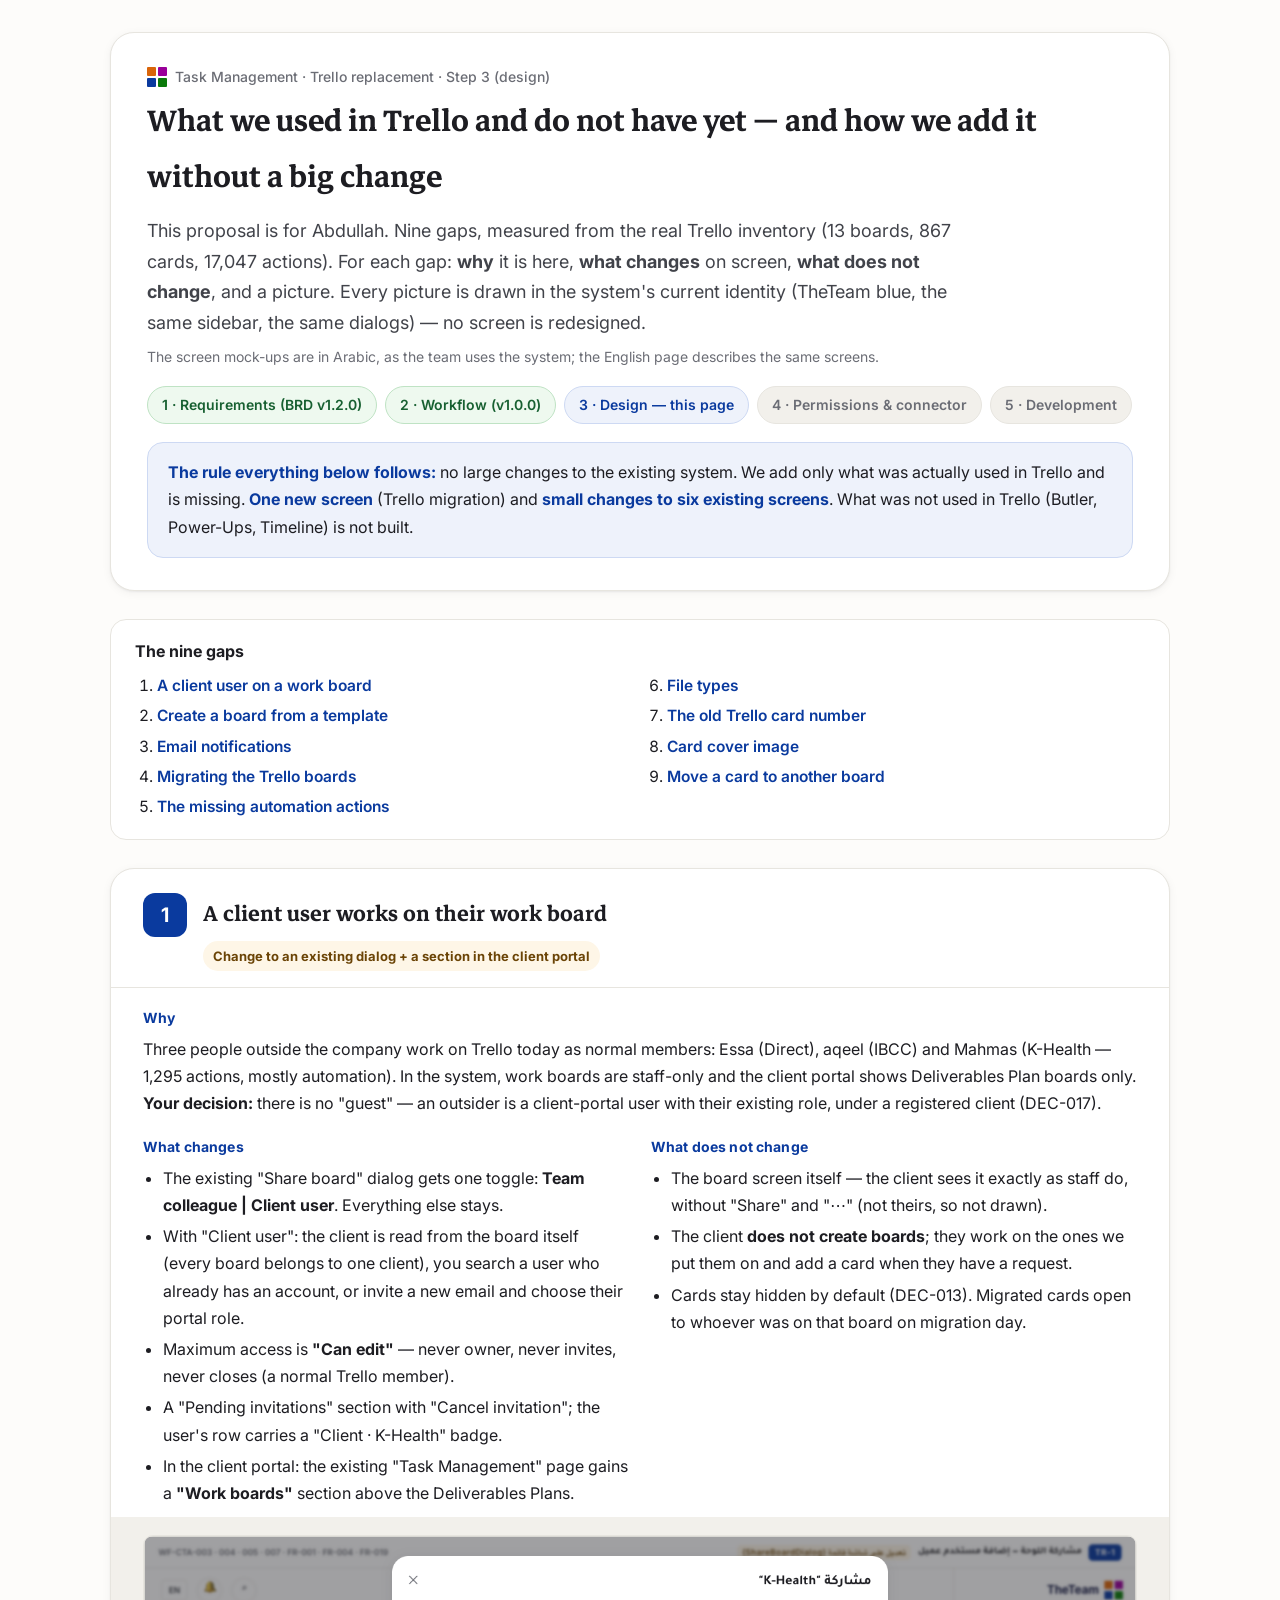
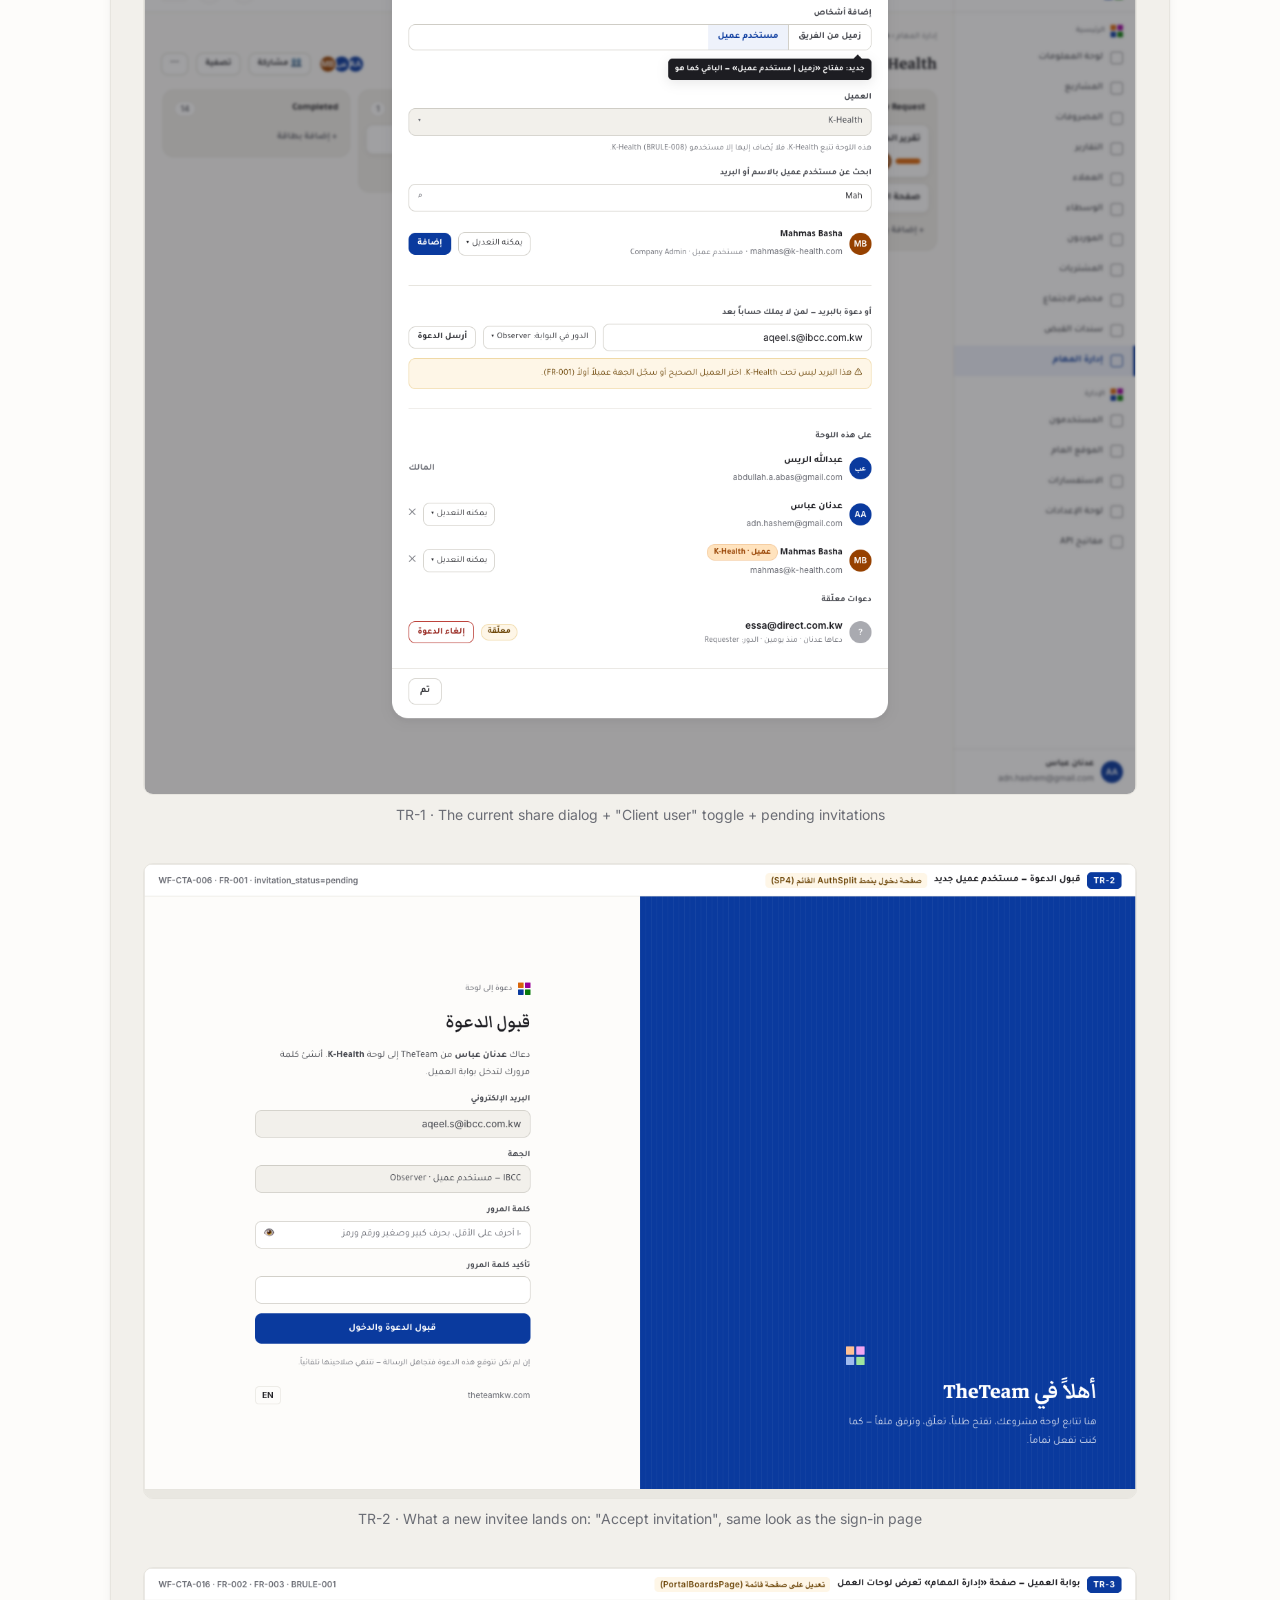
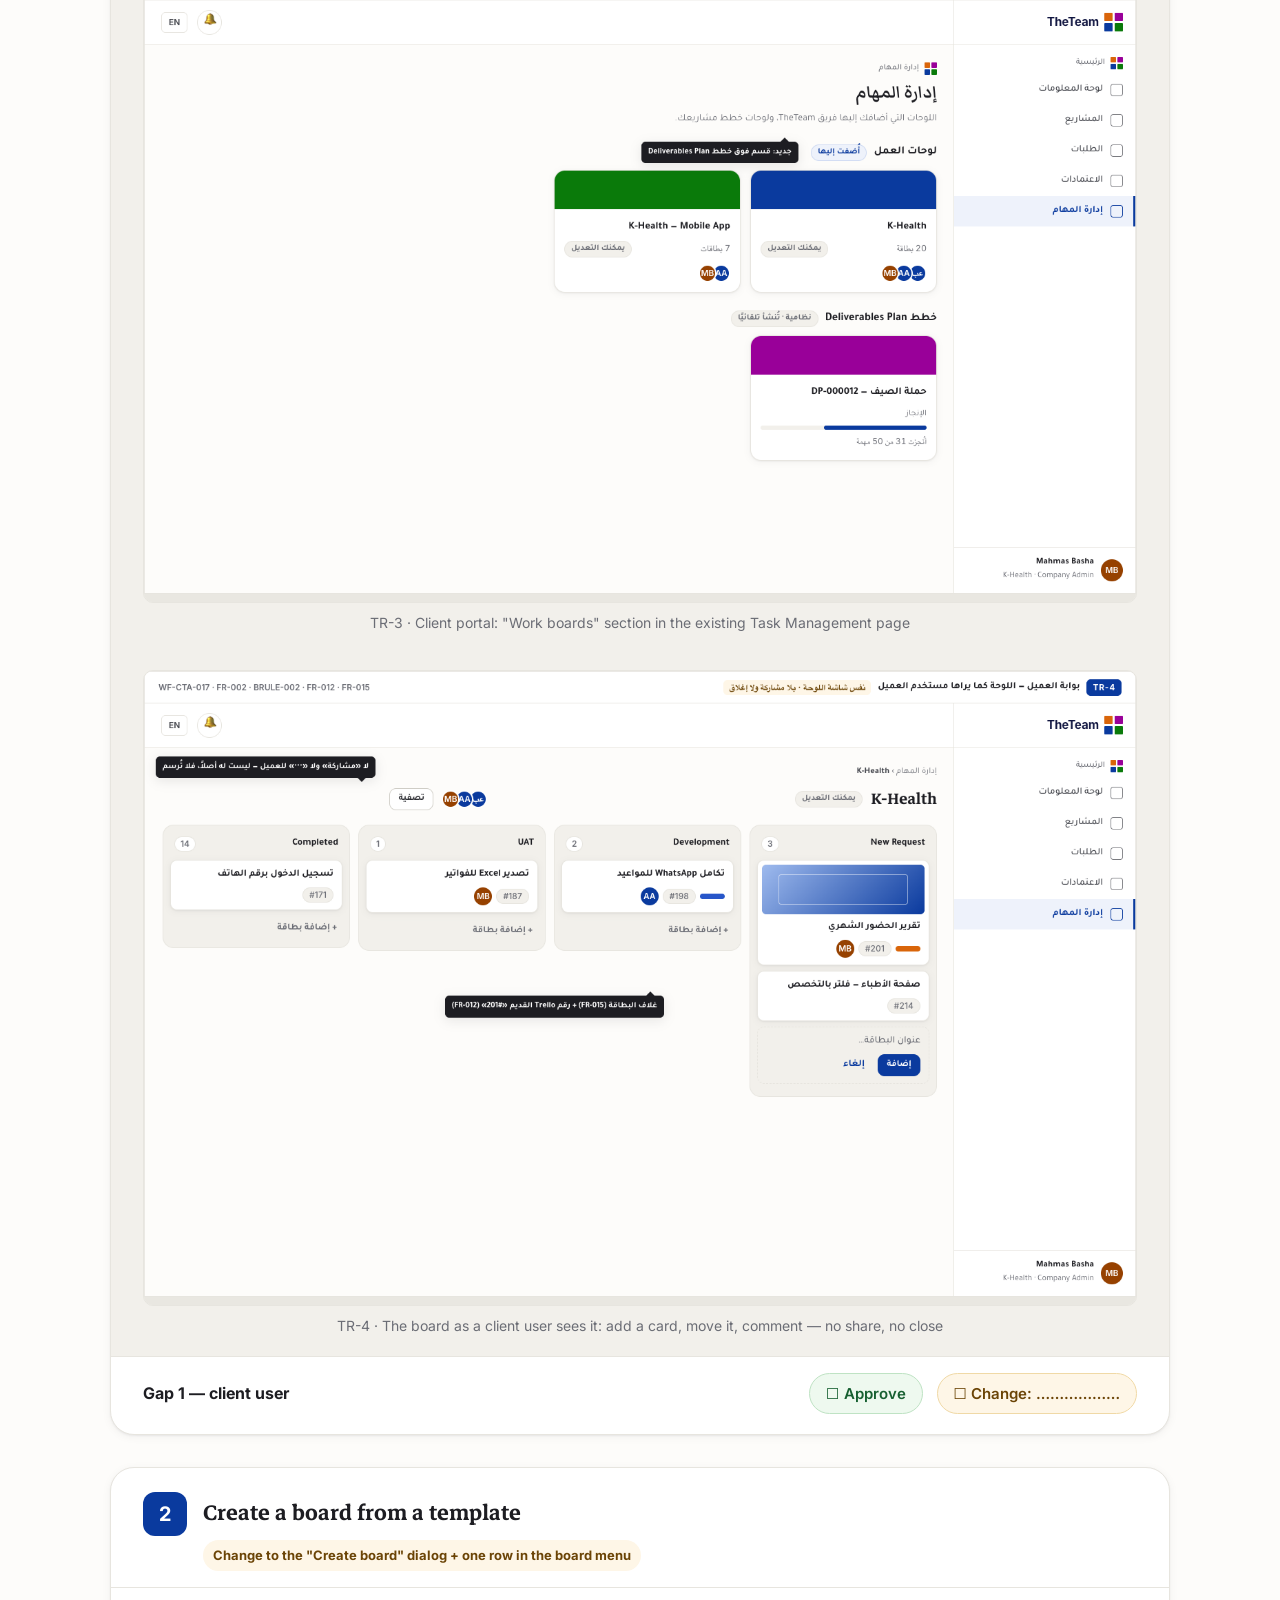
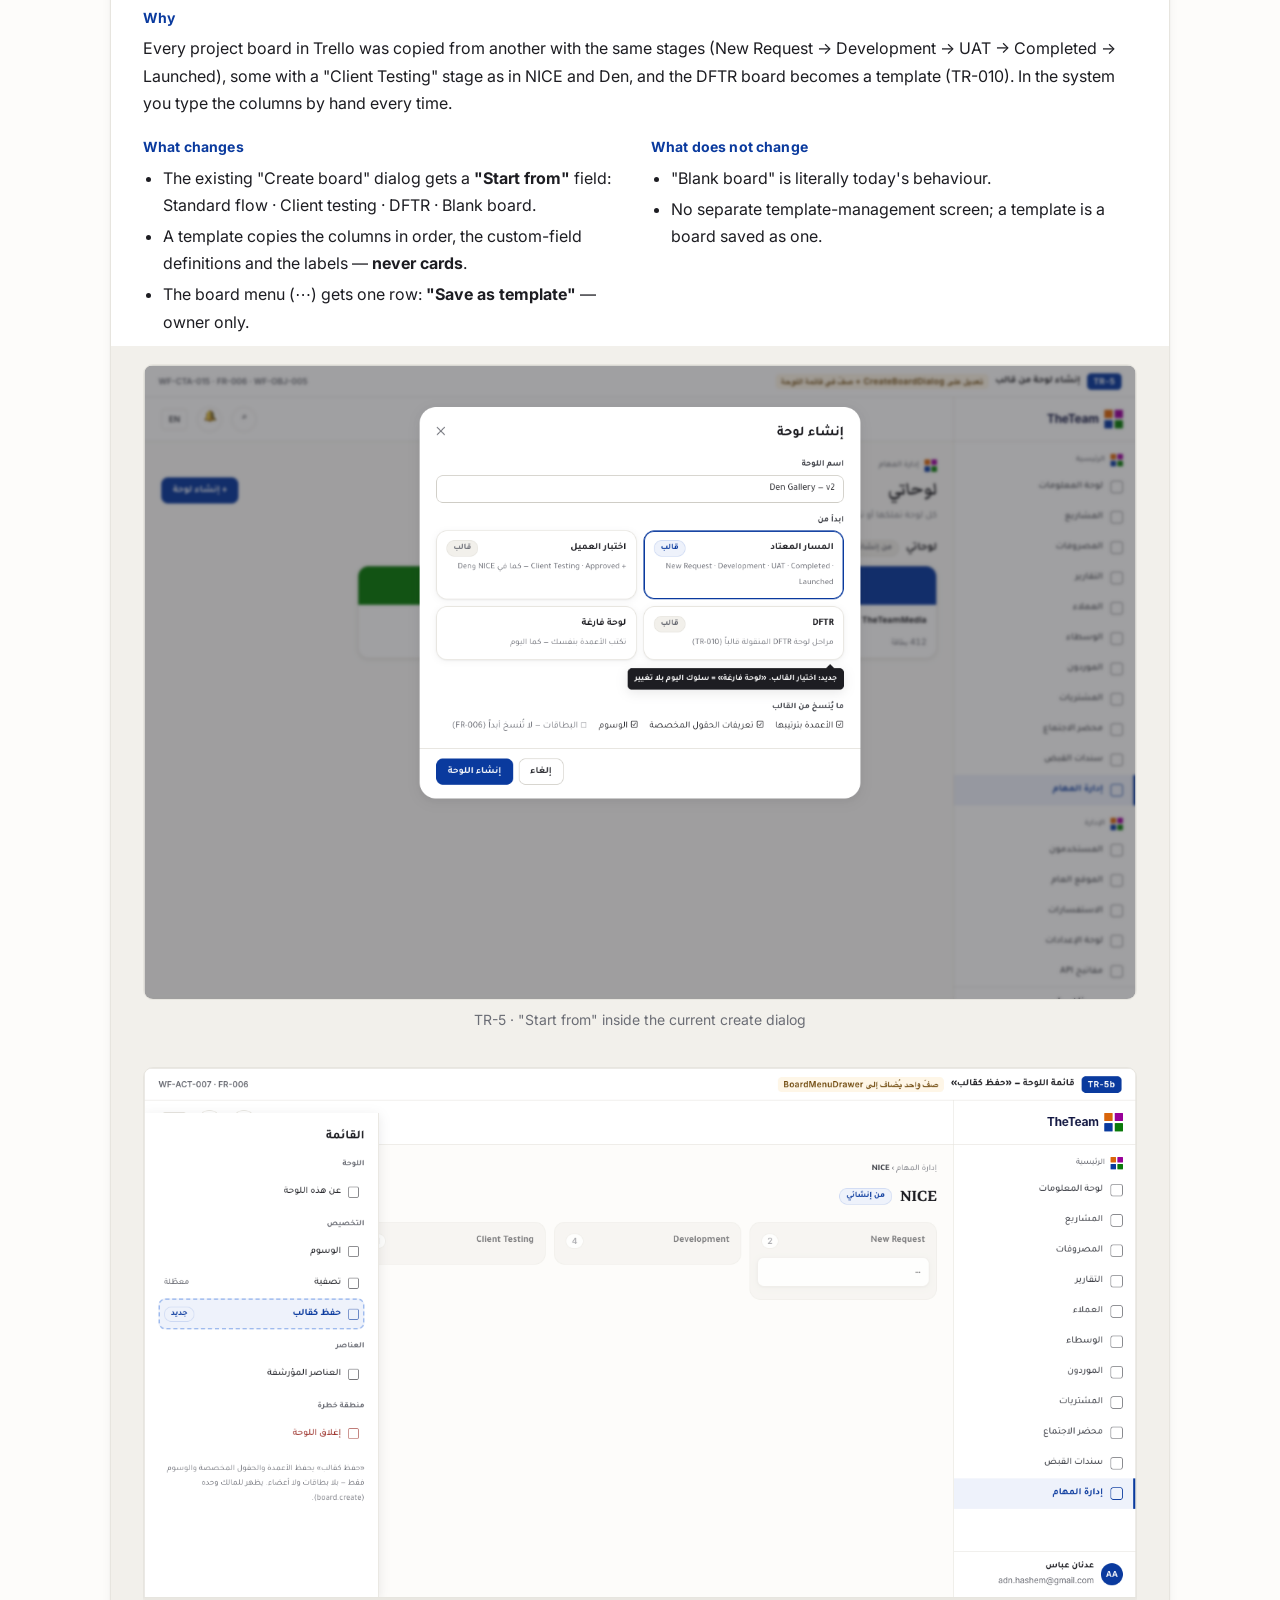
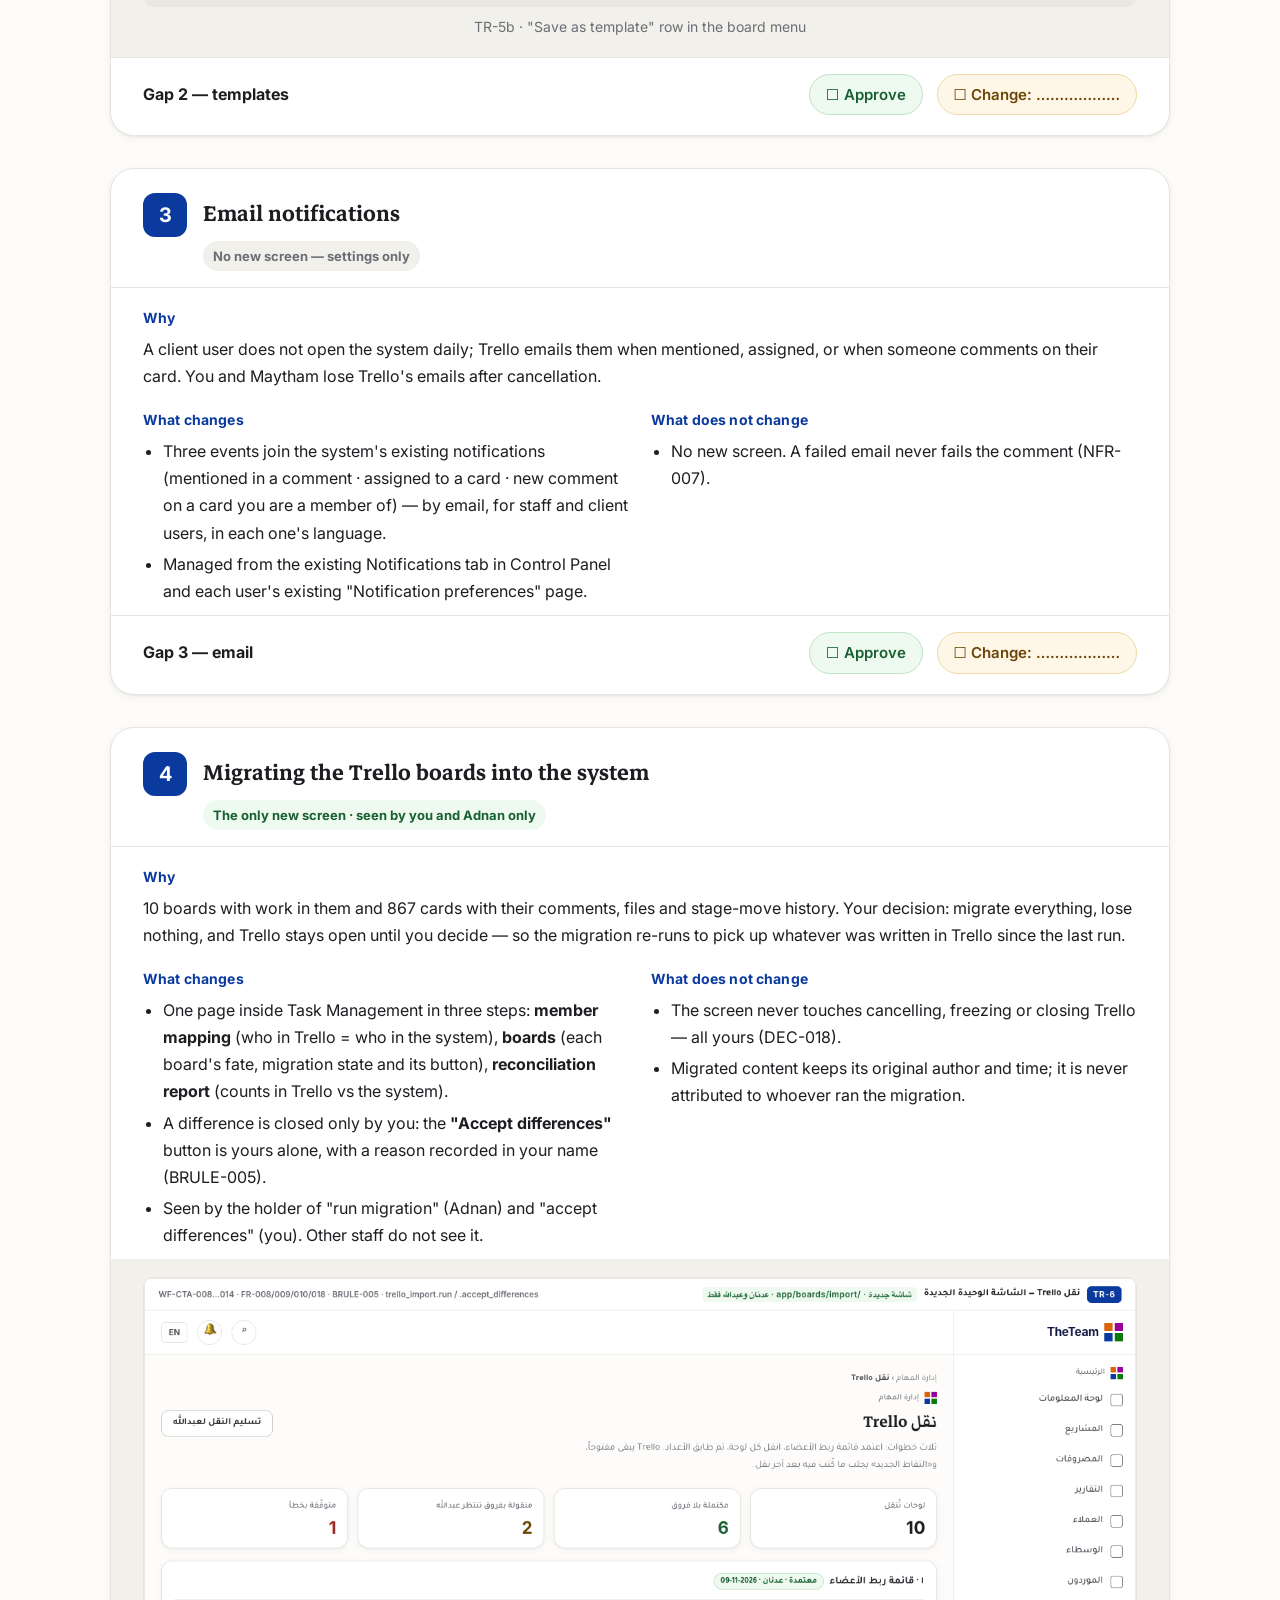
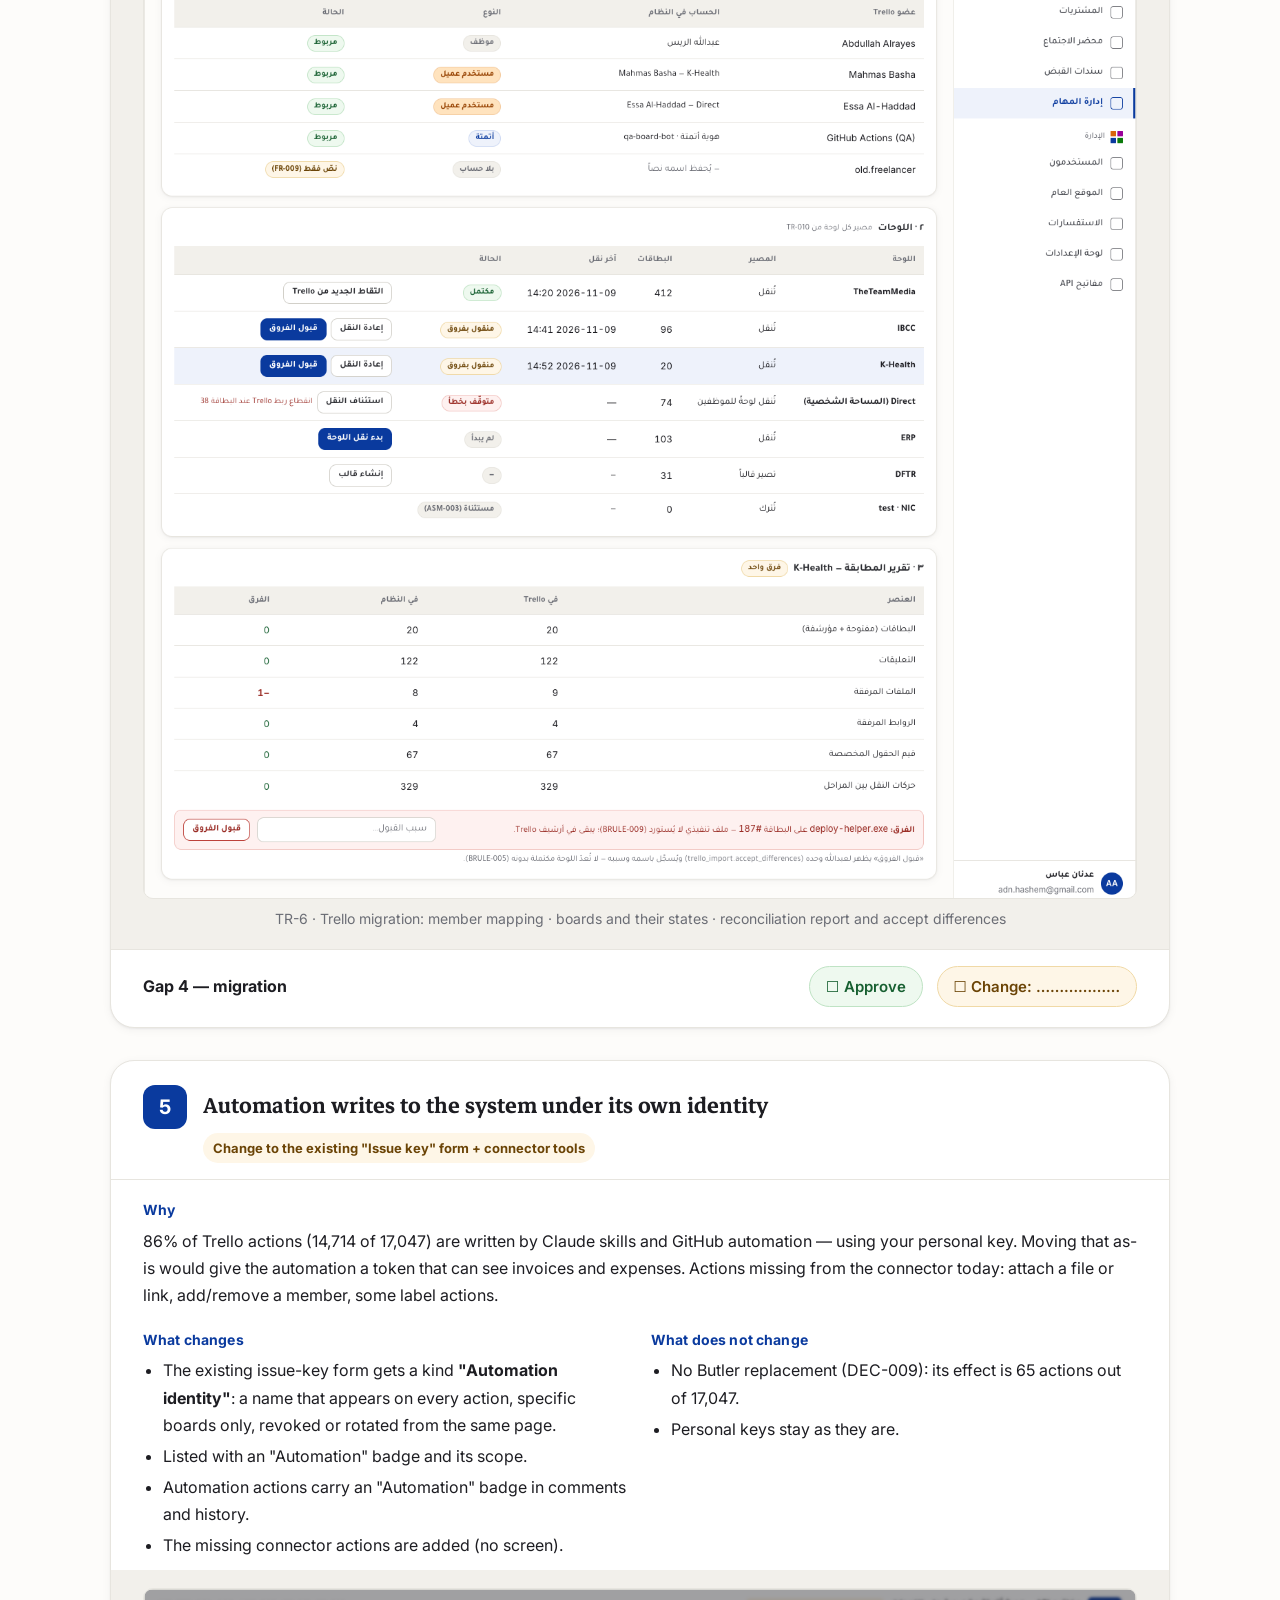
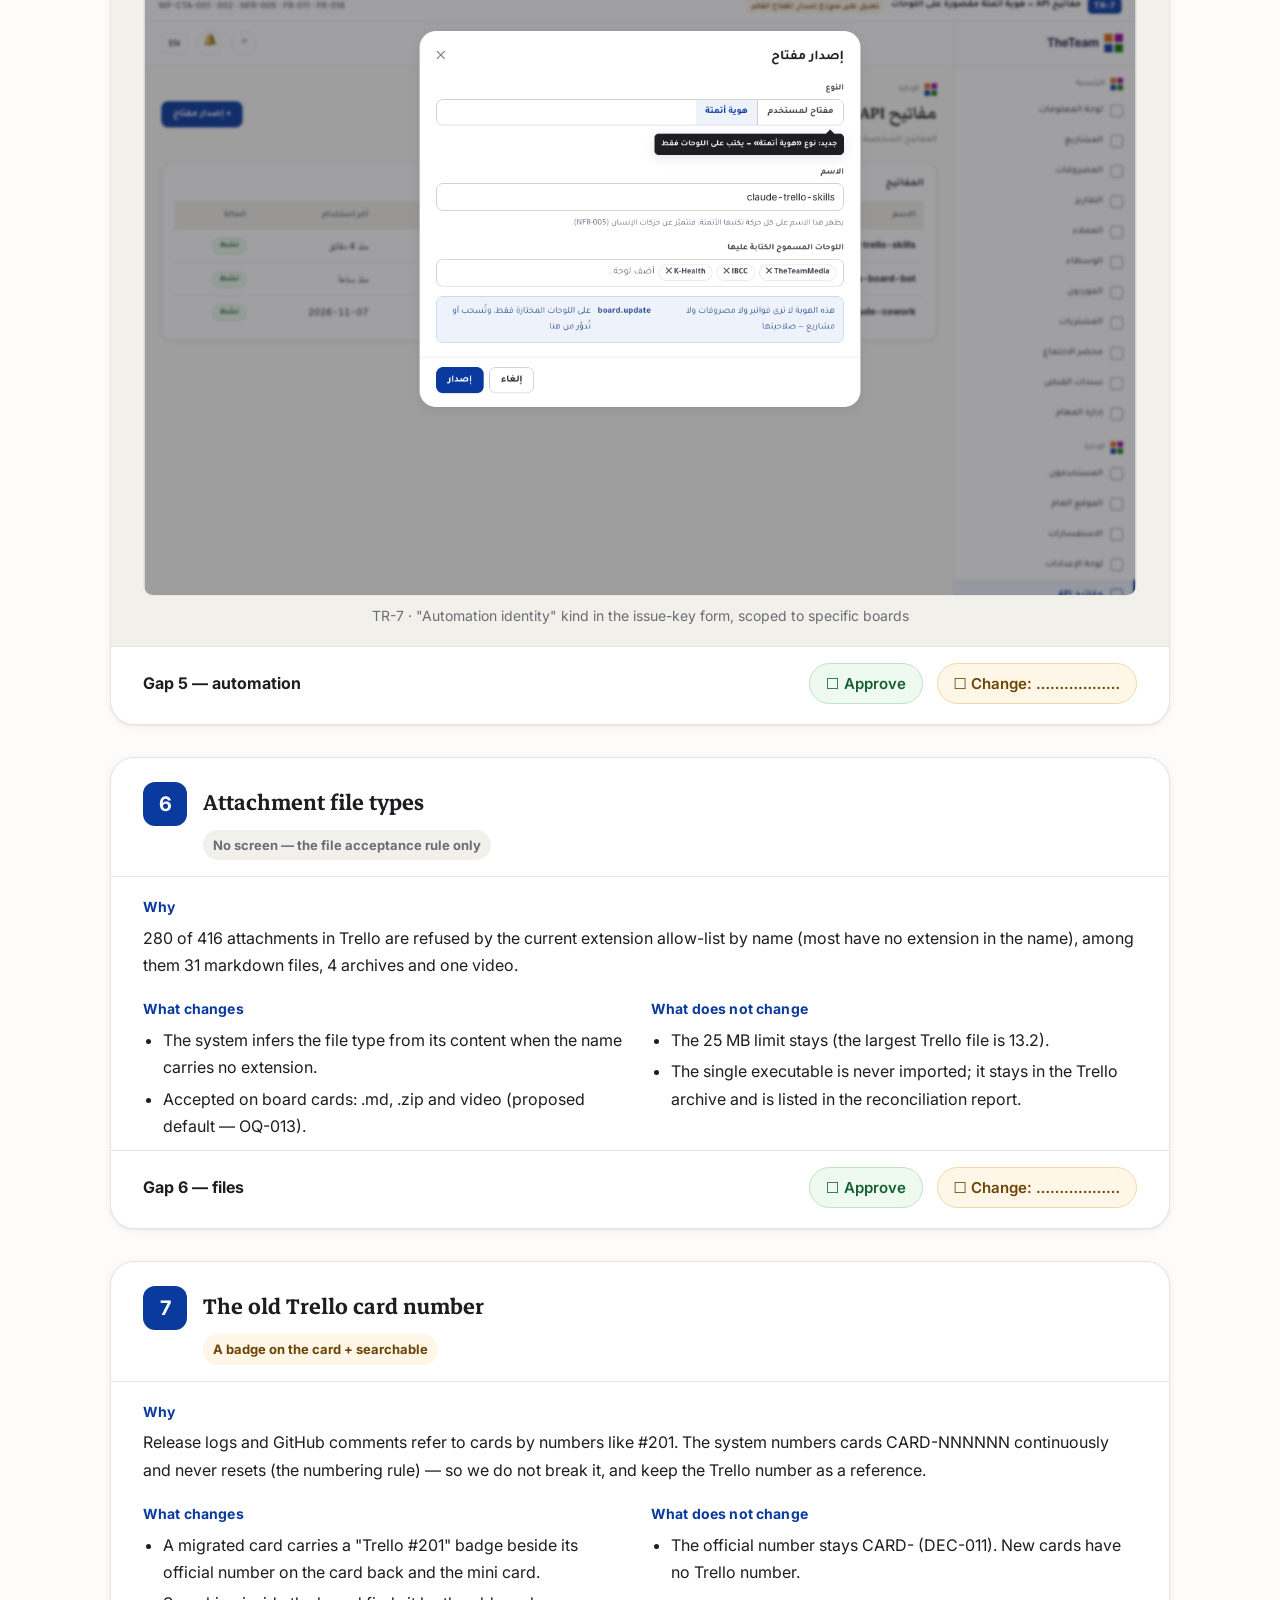
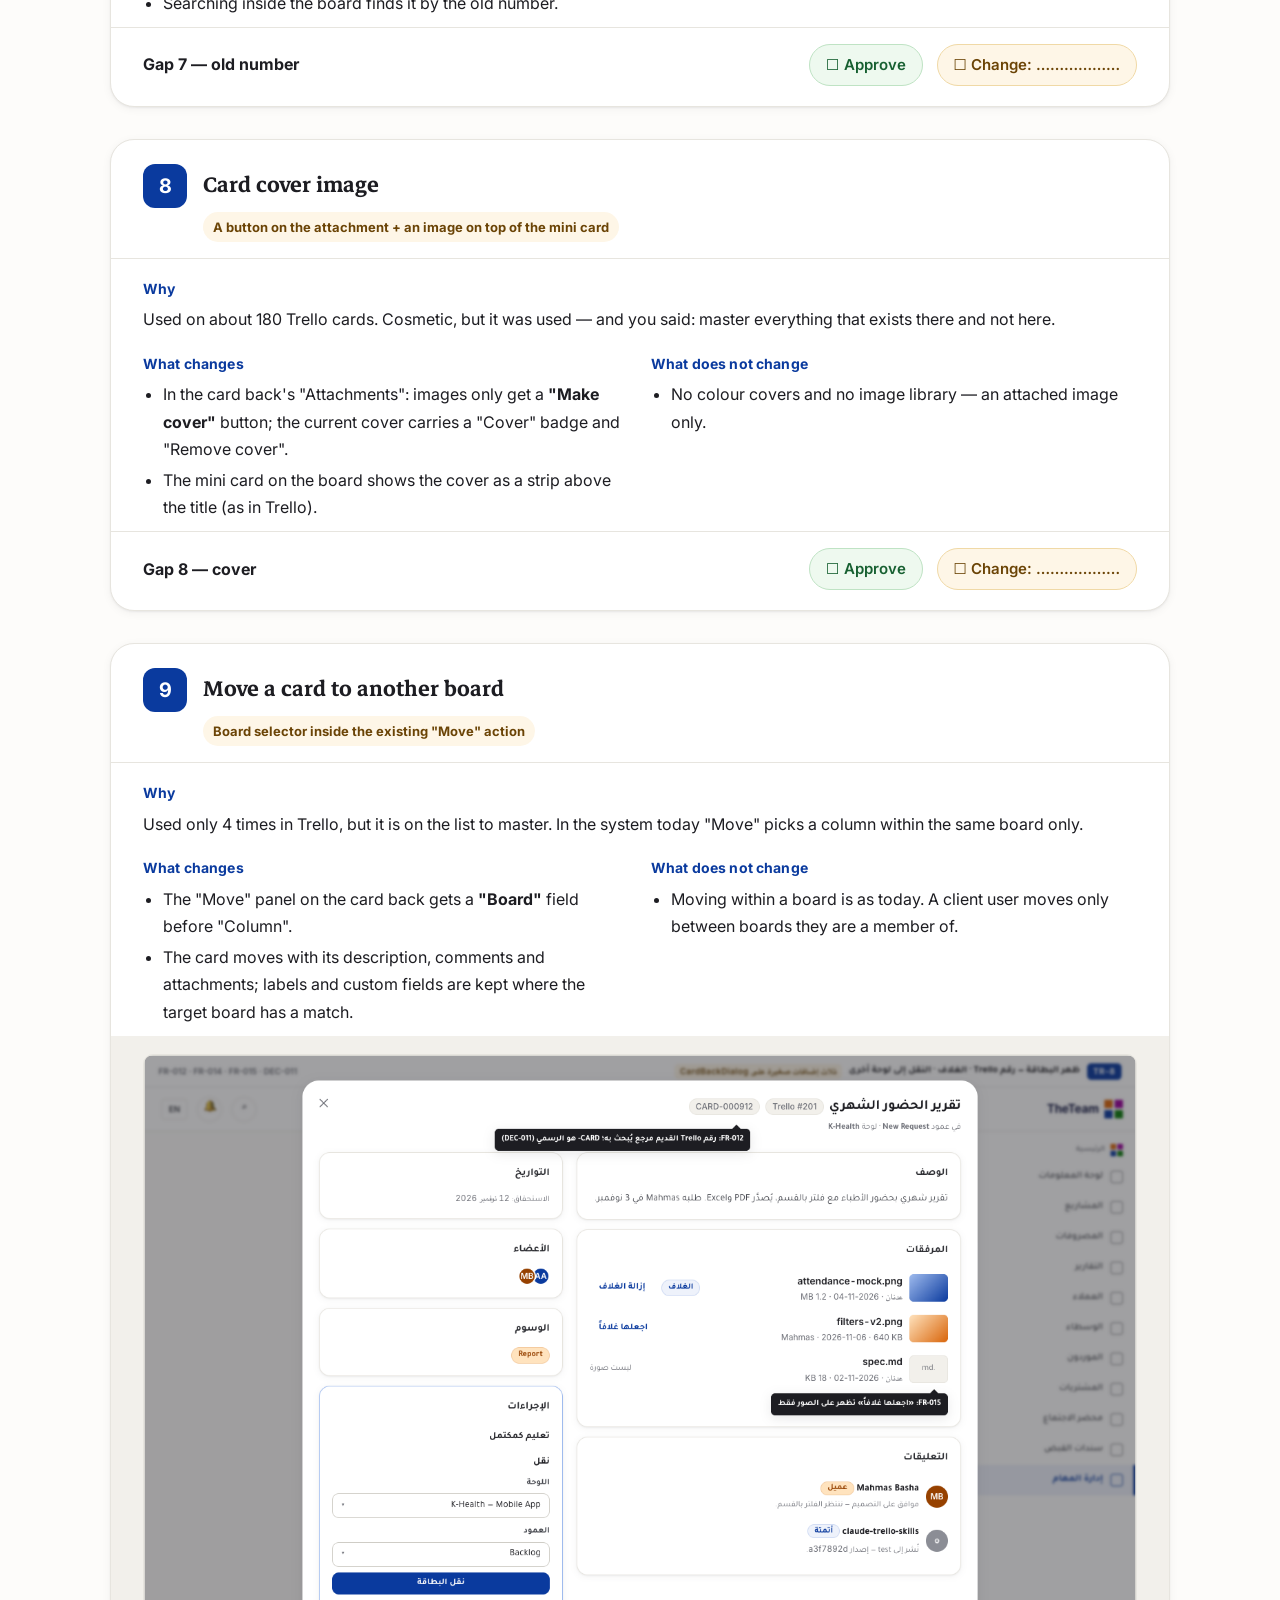
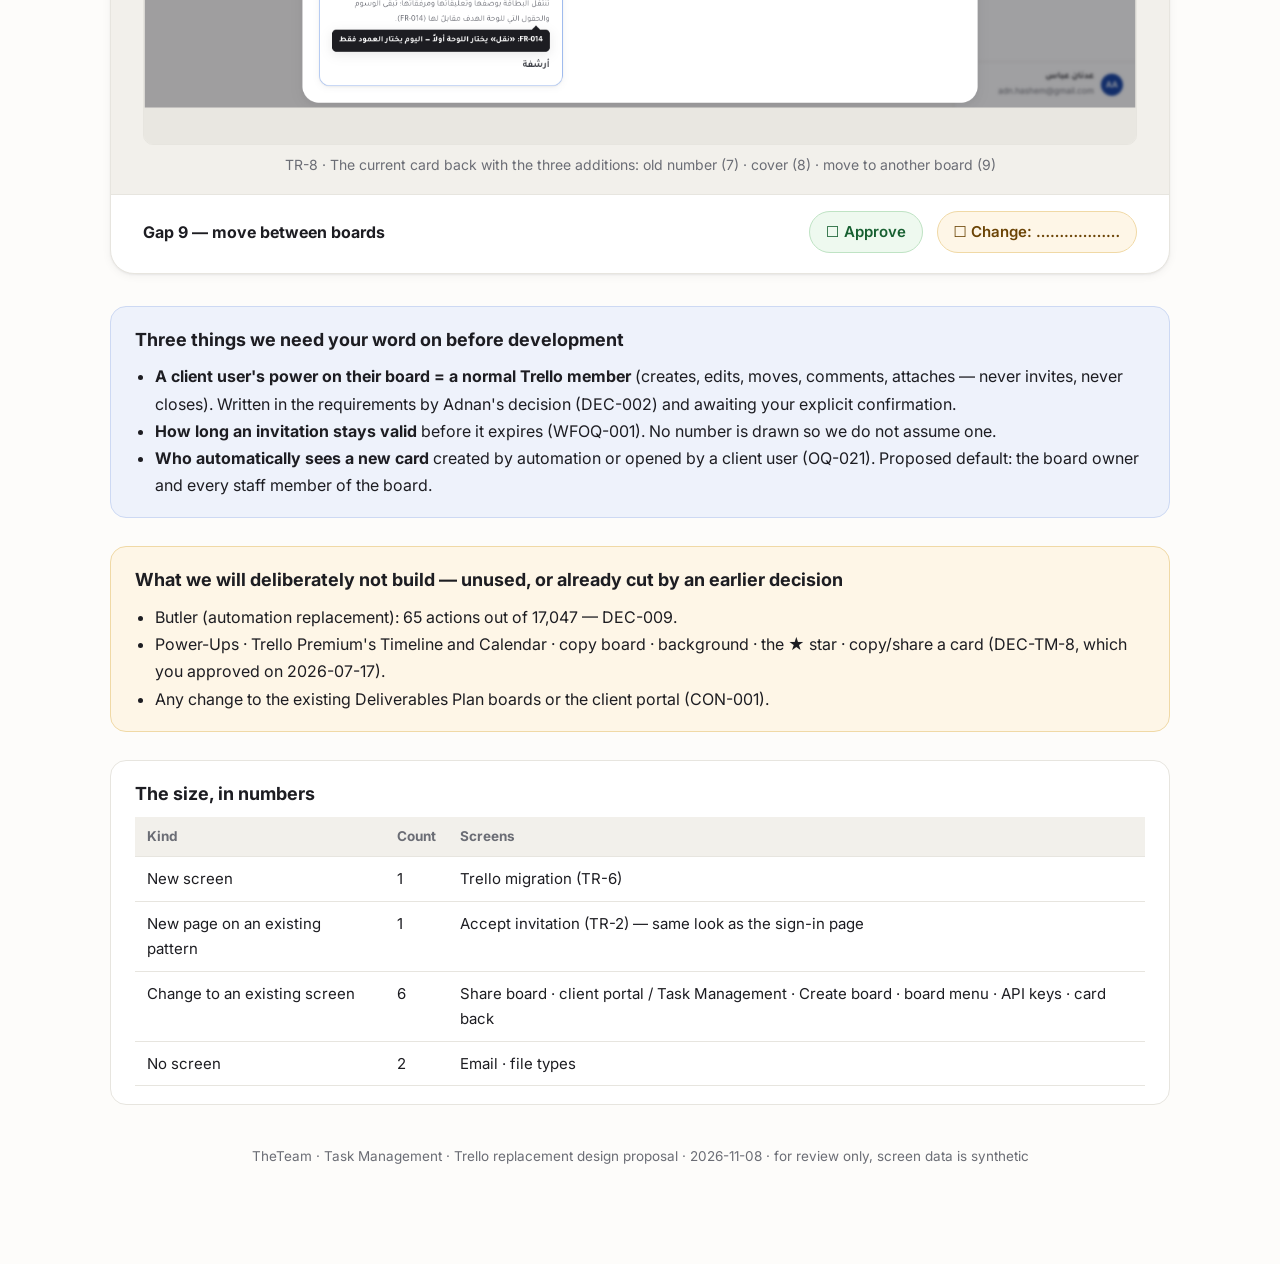
<file: index.html>
<!doctype html>
<html lang="en" dir="ltr">
<head>
<meta charset="utf-8">
<meta name="viewport" content="width=device-width, initial-scale=1">
<meta name="robots" content="noindex, nofollow">
<title>Trello replacement — design proposal (for review)</title>
<link rel="preconnect" href="https://fonts.googleapis.com">
<link rel="preconnect" href="https://fonts.gstatic.com" crossorigin>
<link href="https://fonts.googleapis.com/css2?family=Inter:wght@400;500;600;700&family=Markazi+Text:wght@600;700&display=swap" rel="stylesheet">
<link rel="stylesheet" href="walkthrough.css">
</head>
<body>
<div class="wrap">

<header class="hero">
  <div class="eyebrow"><span class="mark"><i></i><i></i><i></i><i></i></span>Task Management · Trello replacement · Step 3 (design)</div>
  <h1>What we used in Trello and do not have yet — and how we add it without a big change</h1>
  <p class="lede">This proposal is for Abdullah. Nine gaps, measured from the real Trello inventory (13 boards, 867 cards, 17,047 actions). For each gap: <b>why</b> it is here, <b>what changes</b> on screen, <b>what does not change</b>, and a picture. Every picture is drawn in the system's current identity (TheTeam blue, the same sidebar, the same dialogs) — no screen is redesigned. <span class="note-ar">The screen mock-ups are in Arabic, as the team uses the system; the English page describes the same screens.</span></p>
  <ul class="steps"><li class="done">1 · Requirements (BRD v1.2.0)</li><li class="done">2 · Workflow (v1.0.0)</li><li class="now">3 · Design — this page</li><li>4 · Permissions & connector</li><li>5 · Development</li></ul>
  <div class="rule"><b>The rule everything below follows:</b> no large changes to the existing system. We add only what was actually used in Trello and is missing. <b>One new screen</b> (Trello migration) and <b>small changes to six existing screens</b>. What was not used in Trello (Butler, Power-Ups, Timeline) is not built.</div>
</header>

<div class="toc"><b>The nine gaps</b>
  <ol>
    <li><a href="#g1">A client user on a work board</a></li>
    <li><a href="#g2">Create a board from a template</a></li>
    <li><a href="#g3">Email notifications</a></li>
    <li><a href="#g4">Migrating the Trello boards</a></li>
    <li><a href="#g5">The missing automation actions</a></li>
    <li><a href="#g6">File types</a></li>
    <li><a href="#g7">The old Trello card number</a></li>
    <li><a href="#g8">Card cover image</a></li>
    <li><a href="#g9">Move a card to another board</a></li>
  </ol>
</div>

<section class="gap" id="g1">
  <div class="gh"><span class="n">1</span><div class="t"><h2>A client user works on their work board</h2><span class="kind mod">Change to an existing dialog + a section in the client portal</span></div></div>
  <div class="why"><h3>Why</h3><p style="margin:0">Three people outside the company work on Trello today as normal members: Essa (Direct), aqeel (IBCC) and Mahmas (K-Health — 1,295 actions, mostly automation). In the system, work boards are staff-only and the client portal shows Deliverables Plan boards only. <b>Your decision:</b> there is no "guest" — an outsider is a client-portal user with their existing role, under a registered client (DEC-017).</p></div>
  <div class="cols2">
    <div class="what"><h3>What changes</h3><ul>
      <li>The existing "Share board" dialog gets one toggle: <b>Team colleague | Client user</b>. Everything else stays.</li>
      <li>With "Client user": the client is read from the board itself (every board belongs to one client), you search a user who already has an account, or invite a new email and choose their portal role.</li>
      <li>Maximum access is <b>"Can edit"</b> — never owner, never invites, never closes (a normal Trello member).</li>
      <li>A "Pending invitations" section with "Cancel invitation"; the user's row carries a "Client · K-Health" badge.</li>
      <li>In the client portal: the existing "Task Management" page gains a <b>"Work boards"</b> section above the Deliverables Plans.</li>
    </ul></div>
    <div class="not"><h3>What does not change</h3><ul>
      <li>The board screen itself — the client sees it exactly as staff do, without "Share" and "⋯" (not theirs, so not drawn).</li>
      <li>The client <b>does not create boards</b>; they work on the ones we put them on and add a card when they have a request.</li>
      <li>Cards stay hidden by default (DEC-013). Migrated cards open to whoever was on that board on migration day.</li>
    </ul></div>
  </div>
  <figure><img src="img/TR-1.png" alt="Share dialog with the colleague / client user toggle"><figcaption>TR-1 · The current share dialog + "Client user" toggle + pending invitations</figcaption></figure>
  <figure><img src="img/TR-2.png" alt="Accept invitation page"><figcaption>TR-2 · What a new invitee lands on: "Accept invitation", same look as the sign-in page</figcaption></figure>
  <figure><img src="img/TR-3.png" alt="Client portal Task Management page with a Work boards section"><figcaption>TR-3 · Client portal: "Work boards" section in the existing Task Management page</figcaption></figure>
  <figure><img src="img/TR-4.png" alt="The board as a client user sees it"><figcaption>TR-4 · The board as a client user sees it: add a card, move it, comment — no share, no close</figcaption></figure>
  <div class="decide"><span class="q">Gap 1 — client user</span><span class="opt ok">☐ Approve</span><span class="opt ed">☐ Change: ………………</span></div>
</section>

<section class="gap" id="g2">
  <div class="gh"><span class="n">2</span><div class="t"><h2>Create a board from a template</h2><span class="kind mod">Change to the "Create board" dialog + one row in the board menu</span></div></div>
  <div class="why"><h3>Why</h3><p style="margin:0">Every project board in Trello was copied from another with the same stages (New Request → Development → UAT → Completed → Launched), some with a "Client Testing" stage as in NICE and Den, and the DFTR board becomes a template (TR-010). In the system you type the columns by hand every time.</p></div>
  <div class="cols2">
    <div class="what"><h3>What changes</h3><ul>
      <li>The existing "Create board" dialog gets a <b>"Start from"</b> field: Standard flow · Client testing · DFTR · Blank board.</li>
      <li>A template copies the columns in order, the custom-field definitions and the labels — <b>never cards</b>.</li>
      <li>The board menu (⋯) gets one row: <b>"Save as template"</b> — owner only.</li>
    </ul></div>
    <div class="not"><h3>What does not change</h3><ul><li>"Blank board" is literally today's behaviour.</li><li>No separate template-management screen; a template is a board saved as one.</li></ul></div>
  </div>
  <figure><img src="img/TR-5.png" alt="Create board dialog with template picker"><figcaption>TR-5 · "Start from" inside the current create dialog</figcaption></figure>
  <figure><img src="img/TR-5b.png" alt="Board menu with Save as template row"><figcaption>TR-5b · "Save as template" row in the board menu</figcaption></figure>
  <div class="decide"><span class="q">Gap 2 — templates</span><span class="opt ok">☐ Approve</span><span class="opt ed">☐ Change: ………………</span></div>
</section>

<section class="gap" id="g3">
  <div class="gh"><span class="n">3</span><div class="t"><h2>Email notifications</h2><span class="kind none">No new screen — settings only</span></div></div>
  <div class="why"><h3>Why</h3><p style="margin:0">A client user does not open the system daily; Trello emails them when mentioned, assigned, or when someone comments on their card. You and Maytham lose Trello's emails after cancellation.</p></div>
  <div class="cols2">
    <div class="what"><h3>What changes</h3><ul><li>Three events join the system's existing notifications (mentioned in a comment · assigned to a card · new comment on a card you are a member of) — by email, for staff and client users, in each one's language.</li><li>Managed from the existing Notifications tab in Control Panel and each user's existing "Notification preferences" page.</li></ul></div>
    <div class="not"><h3>What does not change</h3><ul><li>No new screen. A failed email never fails the comment (NFR-007).</li></ul></div>
  </div>
  <div class="decide"><span class="q">Gap 3 — email</span><span class="opt ok">☐ Approve</span><span class="opt ed">☐ Change: ………………</span></div>
</section>

<section class="gap" id="g4">
  <div class="gh"><span class="n">4</span><div class="t"><h2>Migrating the Trello boards into the system</h2><span class="kind new">The only new screen · seen by you and Adnan only</span></div></div>
  <div class="why"><h3>Why</h3><p style="margin:0">10 boards with work in them and 867 cards with their comments, files and stage-move history. Your decision: migrate everything, lose nothing, and Trello stays open until you decide — so the migration re-runs to pick up whatever was written in Trello since the last run.</p></div>
  <div class="cols2">
    <div class="what"><h3>What changes</h3><ul>
      <li>One page inside Task Management in three steps: <b>member mapping</b> (who in Trello = who in the system), <b>boards</b> (each board's fate, migration state and its button), <b>reconciliation report</b> (counts in Trello vs the system).</li>
      <li>A difference is closed only by you: the <b>"Accept differences"</b> button is yours alone, with a reason recorded in your name (BRULE-005).</li>
      <li>Seen by the holder of "run migration" (Adnan) and "accept differences" (you). Other staff do not see it.</li>
    </ul></div>
    <div class="not"><h3>What does not change</h3><ul><li>The screen never touches cancelling, freezing or closing Trello — all yours (DEC-018).</li><li>Migrated content keeps its original author and time; it is never attributed to whoever ran the migration.</li></ul></div>
  </div>
  <figure><img src="img/TR-6.png" alt="Trello migration screen"><figcaption>TR-6 · Trello migration: member mapping · boards and their states · reconciliation report and accept differences</figcaption></figure>
  <div class="decide"><span class="q">Gap 4 — migration</span><span class="opt ok">☐ Approve</span><span class="opt ed">☐ Change: ………………</span></div>
</section>

<section class="gap" id="g5">
  <div class="gh"><span class="n">5</span><div class="t"><h2>Automation writes to the system under its own identity</h2><span class="kind mod">Change to the existing "Issue key" form + connector tools</span></div></div>
  <div class="why"><h3>Why</h3><p style="margin:0">86% of Trello actions (14,714 of 17,047) are written by Claude skills and GitHub automation — using your personal key. Moving that as-is would give the automation a token that can see invoices and expenses. Actions missing from the connector today: attach a file or link, add/remove a member, some label actions.</p></div>
  <div class="cols2">
    <div class="what"><h3>What changes</h3><ul><li>The existing issue-key form gets a kind <b>"Automation identity"</b>: a name that appears on every action, specific boards only, revoked or rotated from the same page.</li><li>Listed with an "Automation" badge and its scope.</li><li>Automation actions carry an "Automation" badge in comments and history.</li><li>The missing connector actions are added (no screen).</li></ul></div>
    <div class="not"><h3>What does not change</h3><ul><li>No Butler replacement (DEC-009): its effect is 65 actions out of 17,047.</li><li>Personal keys stay as they are.</li></ul></div>
  </div>
  <figure><img src="img/TR-7.png" alt="Issue an automation identity"><figcaption>TR-7 · "Automation identity" kind in the issue-key form, scoped to specific boards</figcaption></figure>
  <div class="decide"><span class="q">Gap 5 — automation</span><span class="opt ok">☐ Approve</span><span class="opt ed">☐ Change: ………………</span></div>
</section>

<section class="gap" id="g6">
  <div class="gh"><span class="n">6</span><div class="t"><h2>Attachment file types</h2><span class="kind none">No screen — the file acceptance rule only</span></div></div>
  <div class="why"><h3>Why</h3><p style="margin:0">280 of 416 attachments in Trello are refused by the current extension allow-list by name (most have no extension in the name), among them 31 markdown files, 4 archives and one video.</p></div>
  <div class="cols2">
    <div class="what"><h3>What changes</h3><ul><li>The system infers the file type from its content when the name carries no extension.</li><li>Accepted on board cards: <span class="latin">.md</span>, <span class="latin">.zip</span> and video (proposed default — OQ-013).</li></ul></div>
    <div class="not"><h3>What does not change</h3><ul><li>The 25 MB limit stays (the largest Trello file is 13.2).</li><li>The single executable is never imported; it stays in the Trello archive and is listed in the reconciliation report.</li></ul></div>
  </div>
  <div class="decide"><span class="q">Gap 6 — files</span><span class="opt ok">☐ Approve</span><span class="opt ed">☐ Change: ………………</span></div>
</section>

<section class="gap" id="g7">
  <div class="gh"><span class="n">7</span><div class="t"><h2>The old Trello card number</h2><span class="kind mod">A badge on the card + searchable</span></div></div>
  <div class="why"><h3>Why</h3><p style="margin:0">Release logs and GitHub comments refer to cards by numbers like #201. The system numbers cards CARD-NNNNNN continuously and never resets (the numbering rule) — so we do not break it, and keep the Trello number as a reference.</p></div>
  <div class="cols2">
    <div class="what"><h3>What changes</h3><ul><li>A migrated card carries a "Trello #201" badge beside its official number on the card back and the mini card.</li><li>Searching inside the board finds it by the old number.</li></ul></div>
    <div class="not"><h3>What does not change</h3><ul><li>The official number stays CARD- (DEC-011). New cards have no Trello number.</li></ul></div>
  </div>
  <div class="decide"><span class="q">Gap 7 — old number</span><span class="opt ok">☐ Approve</span><span class="opt ed">☐ Change: ………………</span></div>
</section>

<section class="gap" id="g8">
  <div class="gh"><span class="n">8</span><div class="t"><h2>Card cover image</h2><span class="kind mod">A button on the attachment + an image on top of the mini card</span></div></div>
  <div class="why"><h3>Why</h3><p style="margin:0">Used on about 180 Trello cards. Cosmetic, but it was used — and you said: master everything that exists there and not here.</p></div>
  <div class="cols2">
    <div class="what"><h3>What changes</h3><ul><li>In the card back's "Attachments": images only get a <b>"Make cover"</b> button; the current cover carries a "Cover" badge and "Remove cover".</li><li>The mini card on the board shows the cover as a strip above the title (as in Trello).</li></ul></div>
    <div class="not"><h3>What does not change</h3><ul><li>No colour covers and no image library — an attached image only.</li></ul></div>
  </div>
  <div class="decide"><span class="q">Gap 8 — cover</span><span class="opt ok">☐ Approve</span><span class="opt ed">☐ Change: ………………</span></div>
</section>

<section class="gap" id="g9">
  <div class="gh"><span class="n">9</span><div class="t"><h2>Move a card to another board</h2><span class="kind mod">Board selector inside the existing "Move" action</span></div></div>
  <div class="why"><h3>Why</h3><p style="margin:0">Used only 4 times in Trello, but it is on the list to master. In the system today "Move" picks a column within the same board only.</p></div>
  <div class="cols2">
    <div class="what"><h3>What changes</h3><ul><li>The "Move" panel on the card back gets a <b>"Board"</b> field before "Column".</li><li>The card moves with its description, comments and attachments; labels and custom fields are kept where the target board has a match.</li></ul></div>
    <div class="not"><h3>What does not change</h3><ul><li>Moving within a board is as today. A client user moves only between boards they are a member of.</li></ul></div>
  </div>
  <figure><img src="img/TR-8.png" alt="Card back: Trello number, cover, move to another board"><figcaption>TR-8 · The current card back with the three additions: old number (7) · cover (8) · move to another board (9)</figcaption></figure>
  <div class="decide"><span class="q">Gap 9 — move between boards</span><span class="opt ok">☐ Approve</span><span class="opt ed">☐ Change: ………………</span></div>
</section>

<div class="callout ask">
  <h3>Three things we need your word on before development</h3>
  <ul>
    <li><b>A client user's power on their board = a normal Trello member</b> (creates, edits, moves, comments, attaches — never invites, never closes). Written in the requirements by Adnan's decision (DEC-002) and awaiting your explicit confirmation.</li>
    <li><b>How long an invitation stays valid</b> before it expires (WFOQ-001). No number is drawn so we do not assume one.</li>
    <li><b>Who automatically sees a new card</b> created by automation or opened by a client user (OQ-021). Proposed default: the board owner and every staff member of the board.</li>
  </ul>
</div>

<div class="callout warn">
  <h3>What we will deliberately not build — unused, or already cut by an earlier decision</h3>
  <ul>
    <li>Butler (automation replacement): 65 actions out of 17,047 — DEC-009.</li>
    <li>Power-Ups · Trello Premium's Timeline and Calendar · copy board · background · the ★ star · copy/share a card (DEC-TM-8, which you approved on 2026-07-17).</li>
    <li>Any change to the existing Deliverables Plan boards or the client portal (CON-001).</li>
  </ul>
</div>

<div class="callout">
  <h3>The size, in numbers</h3>
  <table>
    <thead><tr><th>Kind</th><th>Count</th><th>Screens</th></tr></thead>
    <tbody>
      <tr><td>New screen</td><td>1</td><td>Trello migration (TR-6)</td></tr>
      <tr><td>New page on an existing pattern</td><td>1</td><td>Accept invitation (TR-2) — same look as the sign-in page</td></tr>
      <tr><td>Change to an existing screen</td><td>6</td><td>Share board · client portal / Task Management · Create board · board menu · API keys · card back</td></tr>
      <tr><td>No screen</td><td>2</td><td>Email · file types</td></tr>
    </tbody>
  </table>
</div>

<footer>TheTeam · Task Management · Trello replacement design proposal · 2026-11-08 · for review only, screen data is synthetic</footer>
</div>
</body>
</html>
</file>
<file: walkthrough.css>
:root{--blue:#0A3A9E;--blue-h:#012A83;--blue-50:#EEF2FB;--blue-200:#CDD9F3;--page:#FDFCFA;--surface:#FFFFFF;--line:#E7E5DF;--ink:#1D1D22;--ink-2:#41434A;--muted:#6B6D75;--n100:#F2F0EB;
    --orange-50:#FFE3BE;--orange-600:#964100;--green-50:#DEFFDA;--green-600:#0A7A0A;--magenta-600:#990099;--orange-500:#D9650A;
    --success-50:#EEF9EF;--success-700:#176031;--warning-50:#FEF6E7;--warning-800:#6B4406;--danger-50:#FEF1F0;--danger-700:#9A2C25;
    --r-md:10px;--r-lg:16px;--r-xl:24px;--shadow-1:0 1px 2px rgb(29 29 34 / .06),0 2px 10px rgb(29 29 34 / .05)}
  *{box-sizing:border-box}
  body{margin:0;background:var(--page);color:var(--ink);font-family:"Tajawal",system-ui,sans-serif;font-size:17px;line-height:1.85;-webkit-font-smoothing:antialiased}
  .latin{font-family:"Inter",system-ui,sans-serif}
  .wrap{max-width:1100px;margin:0 auto;padding:32px 20px 96px}
  .mark{display:inline-grid;grid-template-columns:repeat(2,9px);grid-auto-rows:9px;gap:2px;direction:ltr;vertical-align:middle}
  .mark i{display:block;border-radius:1px}.mark i:nth-child(1){background:var(--orange-500)}.mark i:nth-child(2){background:var(--magenta-600)}.mark i:nth-child(3){background:var(--blue)}.mark i:nth-child(4){background:var(--green-600)}
  .eyebrow{display:flex;align-items:center;gap:8px;color:var(--muted);font-size:14px;font-weight:500}
  h1{font:600 42px/1.35 "Markazi Text",serif;margin:4px 0 10px}
  h2{font:600 30px/1.4 "Markazi Text",serif;margin:0}
  .lede{color:var(--ink-2);font-size:18px;margin:0 0 18px;max-width:75ch}
  header.hero{background:var(--surface);border:1px solid var(--line);border-radius:var(--r-xl);padding:32px 36px;margin-bottom:28px;box-shadow:var(--shadow-1)}
  .steps{display:flex;gap:8px;flex-wrap:wrap;padding:0;margin:0;list-style:none}
  .steps li{font-size:14px;font-weight:600;padding:6px 14px;border-radius:999px;background:var(--n100);color:var(--muted);border:1px solid var(--line)}
  .steps li.done{background:var(--success-50);color:var(--success-700);border-color:#BFE3C4}
  .steps li.now{background:var(--blue-50);color:var(--blue);border-color:var(--blue-200)}
  .rule{border:1px solid var(--blue-200);background:var(--blue-50);border-radius:var(--r-lg);padding:16px 20px;margin:18px 0 0;font-size:16px}
  .rule b{color:var(--blue)}
  .toc{background:var(--surface);border:1px solid var(--line);border-radius:var(--r-lg);padding:18px 24px;margin-bottom:28px}
  .toc ol{margin:8px 0 0;padding-inline-start:22px;columns:2;column-gap:32px}
  .toc li{margin:0 0 4px;font-size:15.5px}
  .toc a{color:var(--blue);text-decoration:none;font-weight:600}
  section.gap{background:var(--surface);border:1px solid var(--line);border-radius:var(--r-xl);margin:0 0 32px;overflow:hidden;box-shadow:var(--shadow-1)}
  .gh{padding:24px 32px 16px;border-bottom:1px solid var(--line);display:flex;align-items:flex-start;gap:16px;flex-wrap:wrap}
  .gh .n{font:700 20px/1 "Inter",sans-serif;color:#fff;background:var(--blue);width:44px;height:44px;border-radius:12px;display:flex;align-items:center;justify-content:center;flex:none}
  .gh .t{flex:1;min-width:260px}
  .gh .kind{display:inline-block;font-size:13px;font-weight:700;padding:4px 10px;border-radius:999px;margin-top:6px}
  .kind.mod{background:var(--warning-50);color:var(--warning-800)} .kind.new{background:var(--success-50);color:var(--success-700)} .kind.none{background:var(--n100);color:var(--muted)}
  .why{padding:18px 32px 0}
  .why h3,.what h3,.not h3{margin:0 0 6px;font-size:14px;color:var(--blue);font-weight:700;letter-spacing:.01em}
  .cols2{display:grid;grid-template-columns:1fr 1fr;gap:22px;padding:18px 32px 6px}
  @media(max-width:760px){.cols2{grid-template-columns:1fr}.toc ol{columns:1}h1{font-size:34px}}
  .cols2 ul{margin:0;padding-inline-start:20px}.cols2 li{margin-bottom:4px}
  figure{margin:0;padding:18px 32px;background:var(--n100)}
  figure img{display:block;width:100%;height:auto;border:1px solid var(--line);border-radius:var(--r-md);background:#fff}
  figcaption{color:var(--muted);font-size:14px;margin-top:8px;text-align:center}
  .decide{display:flex;align-items:center;gap:14px;padding:16px 32px 20px;border-top:1px solid var(--line);flex-wrap:wrap}
  .decide .q{font-weight:700;flex:1;min-width:200px}
  .opt{display:inline-flex;align-items:center;gap:8px;border:1.5px solid var(--line);border-radius:999px;padding:7px 16px;font-weight:600;font-size:15px}
  .opt.ok{border-color:#BFE3C4;color:var(--success-700);background:var(--success-50)}
  .opt.ed{border-color:#F0D9A6;color:var(--warning-800);background:var(--warning-50)}
  .src{font-size:13.5px;color:var(--muted)}
  .src code{font-family:"Inter",monospace;font-size:12.5px;background:var(--n100);padding:1px 6px;border-radius:4px}
  .callout{border:1px solid var(--line);border-radius:var(--r-lg);padding:18px 24px;margin:0 0 28px;background:var(--surface)}
  .callout.ask{border-color:var(--blue-200);background:var(--blue-50)}
  .callout.warn{border-color:#F0D9A6;background:var(--warning-50)}
  .callout h3{margin:0 0 8px;font-size:18px}
  .callout ul{margin:0;padding-inline-start:20px}
  table{width:100%;border-collapse:collapse;font-size:15px}
  th{text-align:start;background:var(--n100);padding:8px 12px;border-bottom:1px solid var(--line);font-size:13.5px;color:var(--muted)}
  td{padding:9px 12px;border-bottom:1px solid var(--line);vertical-align:top}
  footer{color:var(--muted);font-size:13.5px;text-align:center;margin-top:40px}

  /* language switch — one fixed pill, top-end of the page */
  .langswitch{position:fixed;top:14px;inset-inline-end:14px;z-index:20;display:inline-flex;align-items:center;justify-content:center;min-width:56px;height:38px;padding:0 14px;border-radius:999px;background:var(--surface);border:1px solid var(--line);box-shadow:var(--shadow-1);color:var(--blue);font-weight:700;font-size:15px;text-decoration:none;font-family:"Inter","Tajawal",system-ui,sans-serif}
  .langswitch:hover{background:var(--blue-50)} .langswitch:focus-visible{outline:none;box-shadow:0 0 0 2px #fff,0 0 0 5px #2756C9}
  html[lang="en"] body{font-family:"Inter",system-ui,sans-serif;font-size:16px;line-height:1.7}
  html[lang="en"] .note-ar{display:block;color:var(--muted);font-size:14px;margin-top:6px}
</file>
